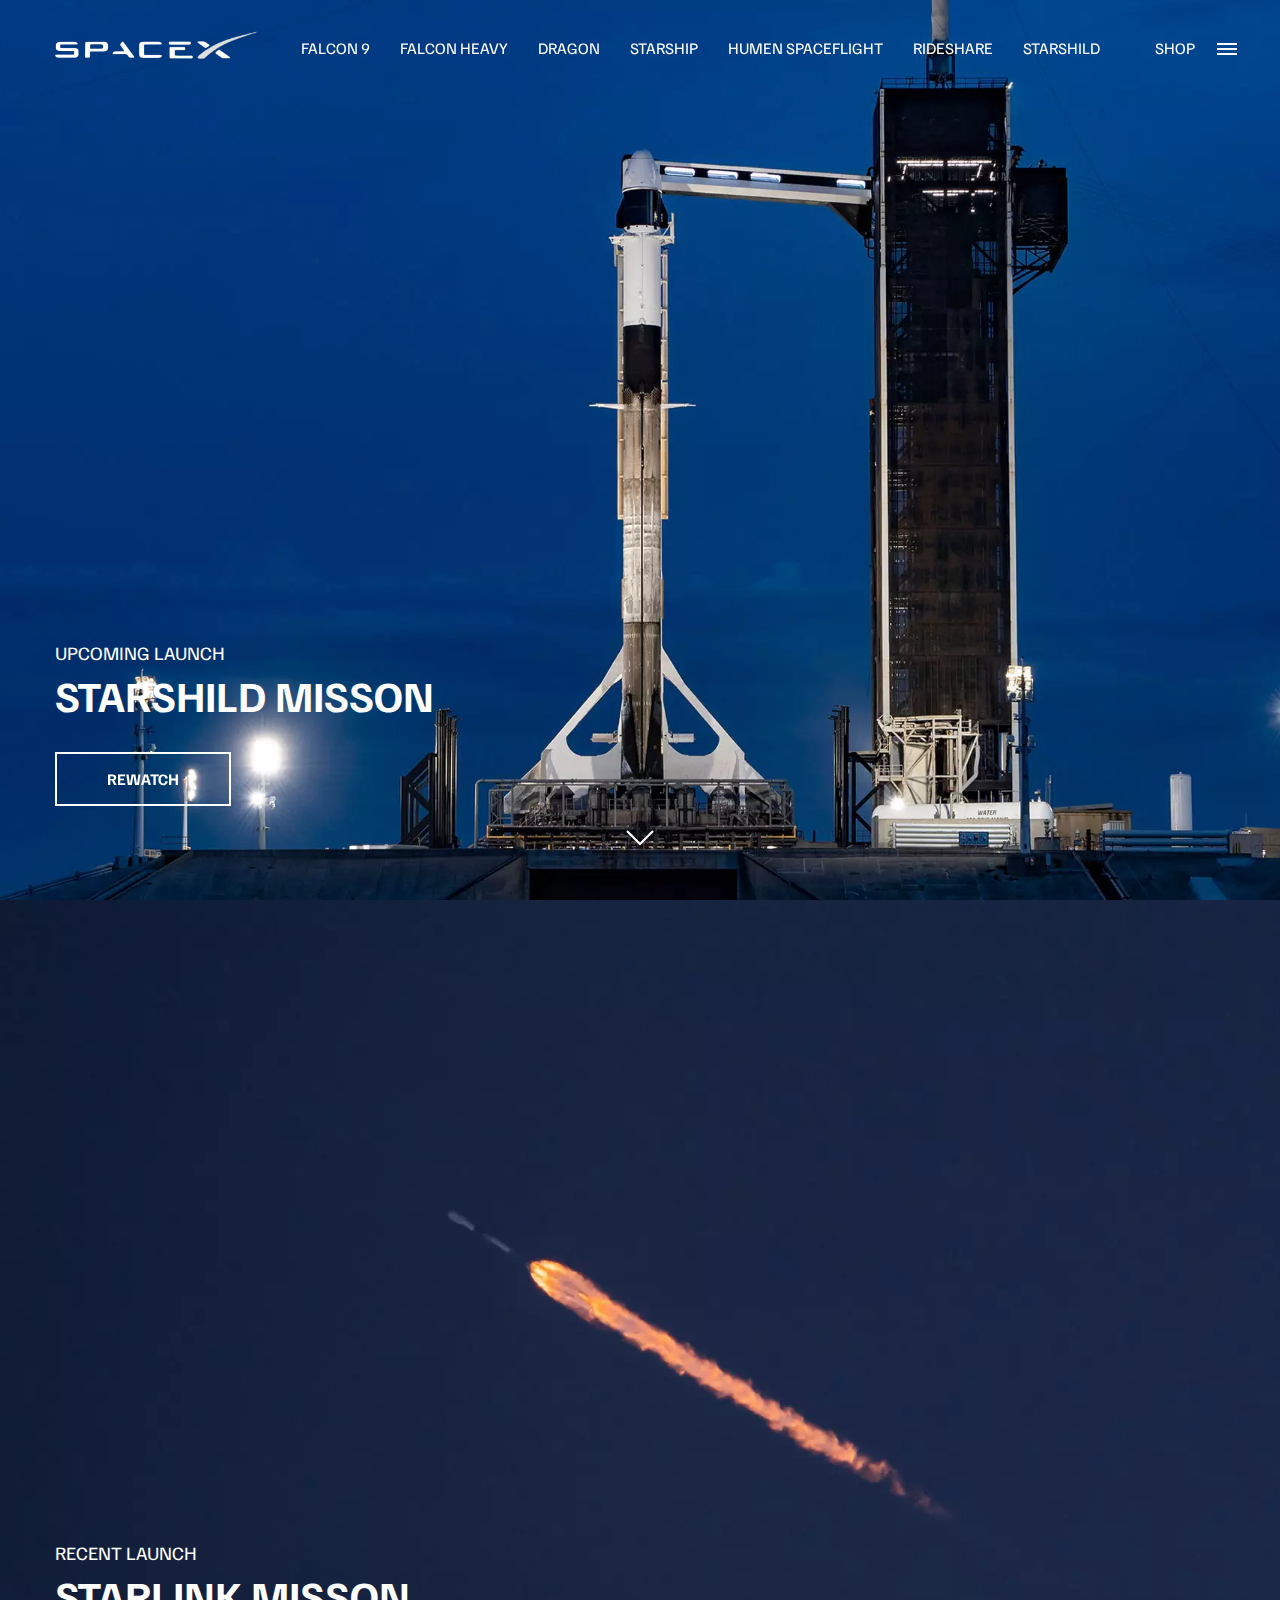
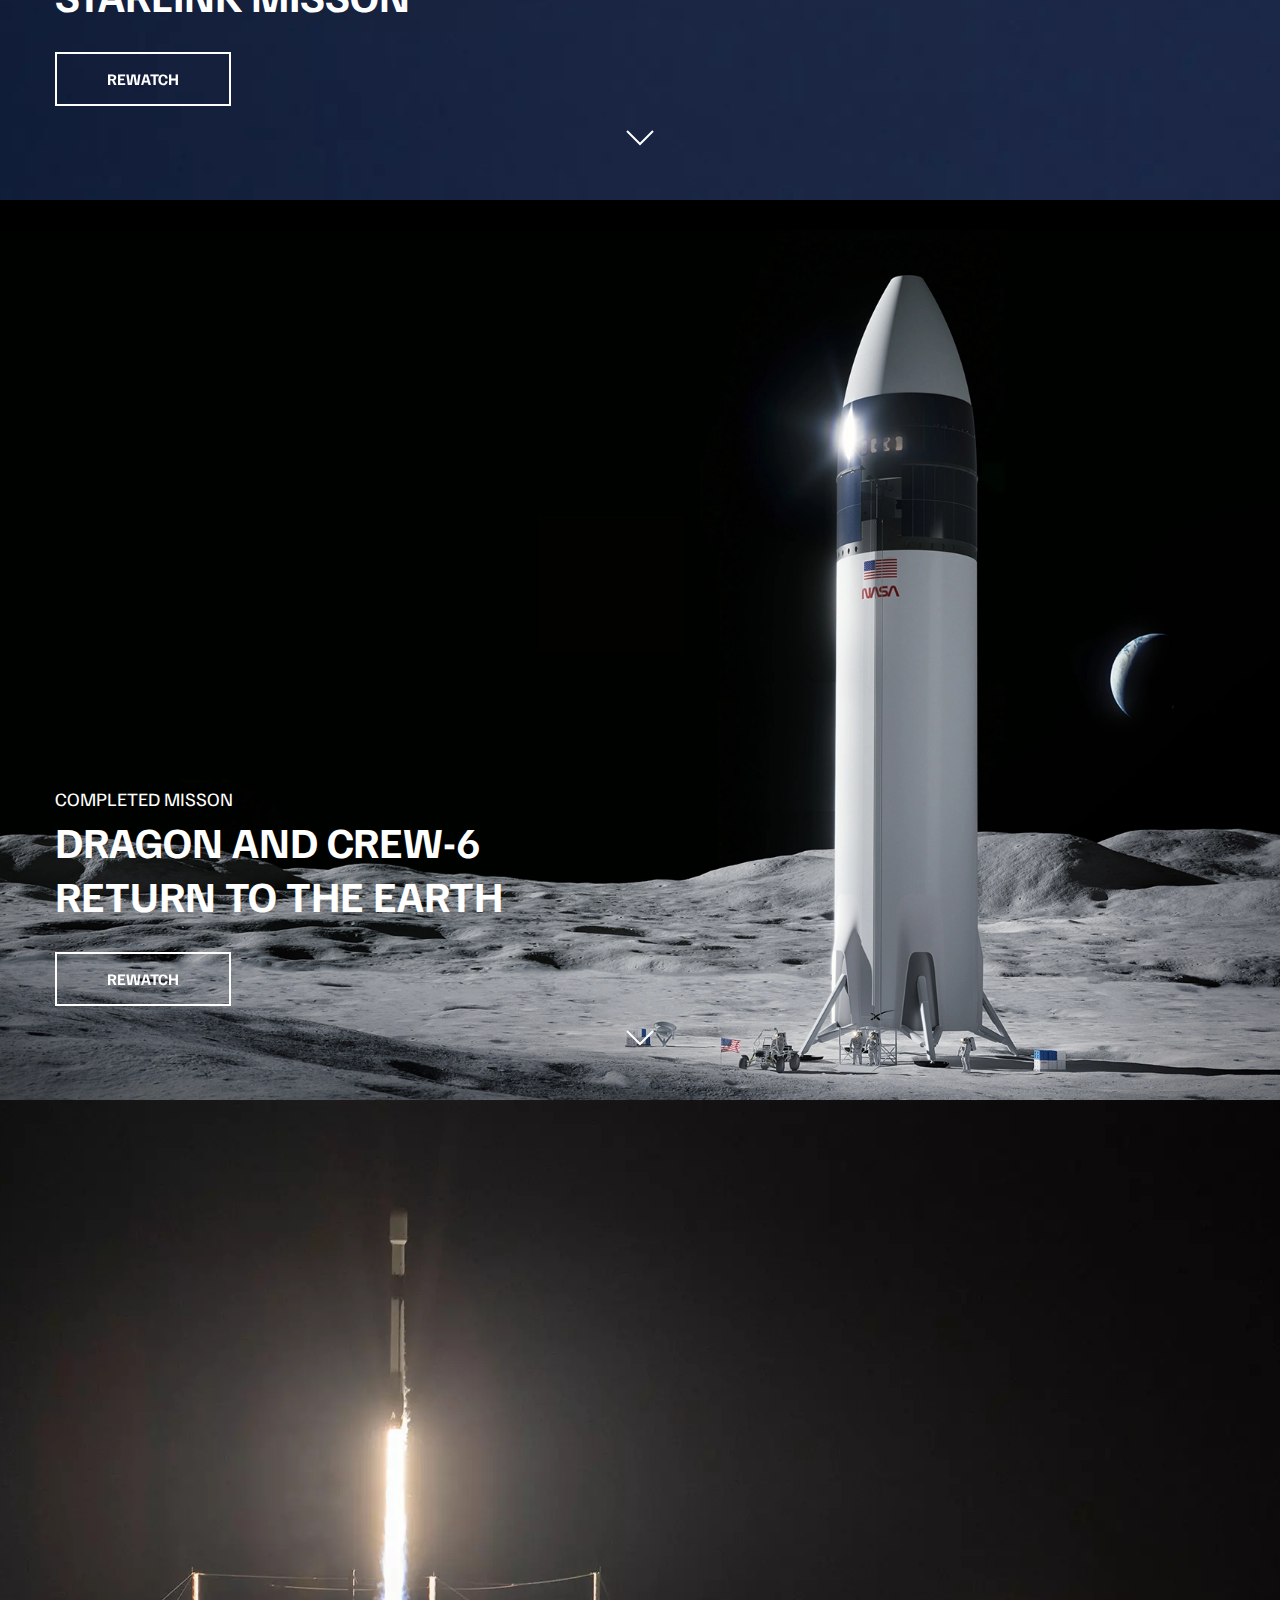
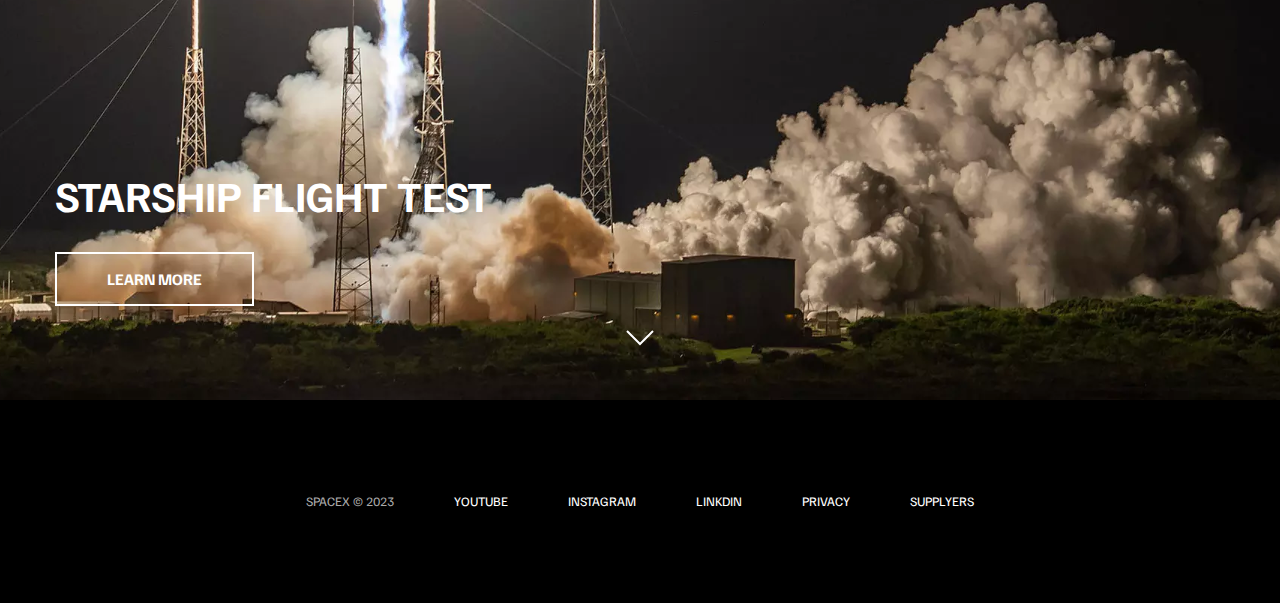
<file: main/index.html>
<!DOCTYPE html>
<html lang="en">
<head>
    <meta charset="UTF-8">
    <meta name="viewport" content="width=device-width, initial-scale=1.0">
    <link rel="shortcut icon" href="/img/spaceX.png">
    <link rel="stylesheet" href="style.css">
    <link rel="stylesheet" href="/innerPages/falcon9.css">
    <link rel="stylesheet" href="/innerPages/falconHeavy.html">
    <link rel="stylesheet" href="/innerPages/dragon.html">
    <link rel="stylesheet" href="/innerPages/strship.html">
    <title>SpaceX</title>
</head>
<body>
  <div id="overlay">
    <div id="mobile-menu" class="mobile-main-menu">
      <ul>
        <li><a href="#">Misson</a></li>
        <li><a href="#">Launches</a></li>
        <li><a href="#">Careers</a></li>
        <li><a href="#">Updates</a></li>
        <li><a href="#">Shop</a></li>

        <!-- //only for mobile items -->
        <li class="mobile-only"><a  href="/innerPages/falcon9.html">FALCON 9</a></li>
        <li class="mobile-only" ><a href="/innerPages/falconHeavy.html">FALCON HEAVY</a></li>
        <li class="mobile-only" ><a href="/innerPages/dragon.html">DRAGON</a></li>
        <li class="mobile-only"><a href="/innerPages/strship.html">STARSHIP</a></li>
        <li class="mobile-only"><a  href="#">HUMEN SPACEFLIGHT</a></li>
        <li class="mobile-only"><a  href="#">RIDESHARE</a></li>
        <li class="mobile-only"><a href="#">STARSHILD</a></li>
        
    
      </ul>
    </div>
  </div>




    <header class="main-header">
<div class="logo">
    <a href="index.html">
        <img src="/img/logo.png" alt="SpaceX">
    </a>
</div>
<nav class="desktop-main-menu">
    <ul>
        <li><a href="/innerPages/falcon9.html">FALCON 9</a></li>
        <li><a href="/innerPages/falconHeavy.html">FALCON HEAVY</a></li>
        <li><a href="/innerPages/dragon.html">DRAGON</a></li>
        <li><a href="/innerPages/strship.html">STARSHIP</a></li>
        <li><a href="#">HUMEN SPACEFLIGHT</a></li>
        <li><a href="#">RIDESHARE</a></li>
        <li><a href="#">STARSHILD</a></li>
        <li><a href="#" id="shop-in">SHOP</a></li>
    </ul>
</nav>
    </header>
<!-- Hamburgar menu -->
<button id="menu-btn" class="hamburger" type="button">
  <span class="hamburger-top"></span>
  <span class="hamburger-middle"></span>
  <span class="hamburger-bottom"></span>
</button>
    

    <!-- SECTION -A  -->
    <section class="section-a">
        <div class="section-inner">
            <h4>upcoming launch</h4>
            <h1>starshild Misson</h1>
            <a href="#" class="btn">
                <div class="hover"></div>
                    <span>Rewatch</span>
            </a>
        </div>

        <div class="scroll-arrow">
            <svg width="30px" height="20px">
              <path
                stroke="#ffffff"
                fill="none"
                stroke-width="2px"
                d="M2.000,5.000 L15.000,18.000 L28.000,5.000 "
              ></path>
            </svg>

          </div>
        </div>
    </section>


     <!-- SECTION -B  -->
     <section class="section-b">
        <div class="section-inner">
            <h4>recent launch</h4>
            <h1>starlink Misson</h1>
            <a href="#" class="btn">
                <div class="hover"></div>
                    <span>Rewatch</span>
            </a>
        </div>

        <div class="scroll-arrow">
            <svg width="30px" height="20px">
              <path
                stroke="#ffffff"
                fill="none"
                stroke-width="2px"
                d="M2.000,5.000 L15.000,18.000 L28.000,5.000 "
              ></path>
            </svg>
            
          </div>
        </div>
    </section>


     <!-- SECTION -C  -->
     <section class="section-c">
        <div class="section-inner">
            <h4>completed Misson</h4>
            <h1>dragon and crew-6 return to the earth</h1>
            <a href="#" class="btn">
                <div class="hover"></div>
                    <span>Rewatch</span>
            </a>
        </div>

        <div class="scroll-arrow">
            <svg width="30px" height="20px">
              <path
                stroke="#ffffff"
                fill="none"
                stroke-width="2px"
                d="M2.000,5.000 L15.000,18.000 L28.000,5.000 "
              ></path>
            </svg>
            
          </div>
        </div>
    </section>


 <!-- SECTION -D -->
 <section class="section-d">
    <div class="section-inner">
        
        <h1>starship flight test</h1>
        <a href="#" class="btn">
            <div class="hover"></div>
                <span>learn more</span>
        </a>
    </div>

    <div class="scroll-arrow">
        <svg width="30px" height="20px">
          <path
            stroke="#ffffff"
            fill="none"
            stroke-width="2px"
            d="M2.000,5.000 L15.000,18.000 L28.000,5.000 "
          ></path>
        </svg>
        
      </div>
    </div>
</section>


<footer>
  <ul>
    <li>SpaceX &copy; 2023</li>
    <li><a href="#">youtube</a></li>
    <li><a href="#">instagram</a></li>
    <li><a href="#">linkdin</a></li>
    <li><a href="#">privacy</a></li>
    <li><a href="#">supplyers</a></li>
  </ul>
</footer>

    <script src="script.js"></script>
</body>
</html>
</file>
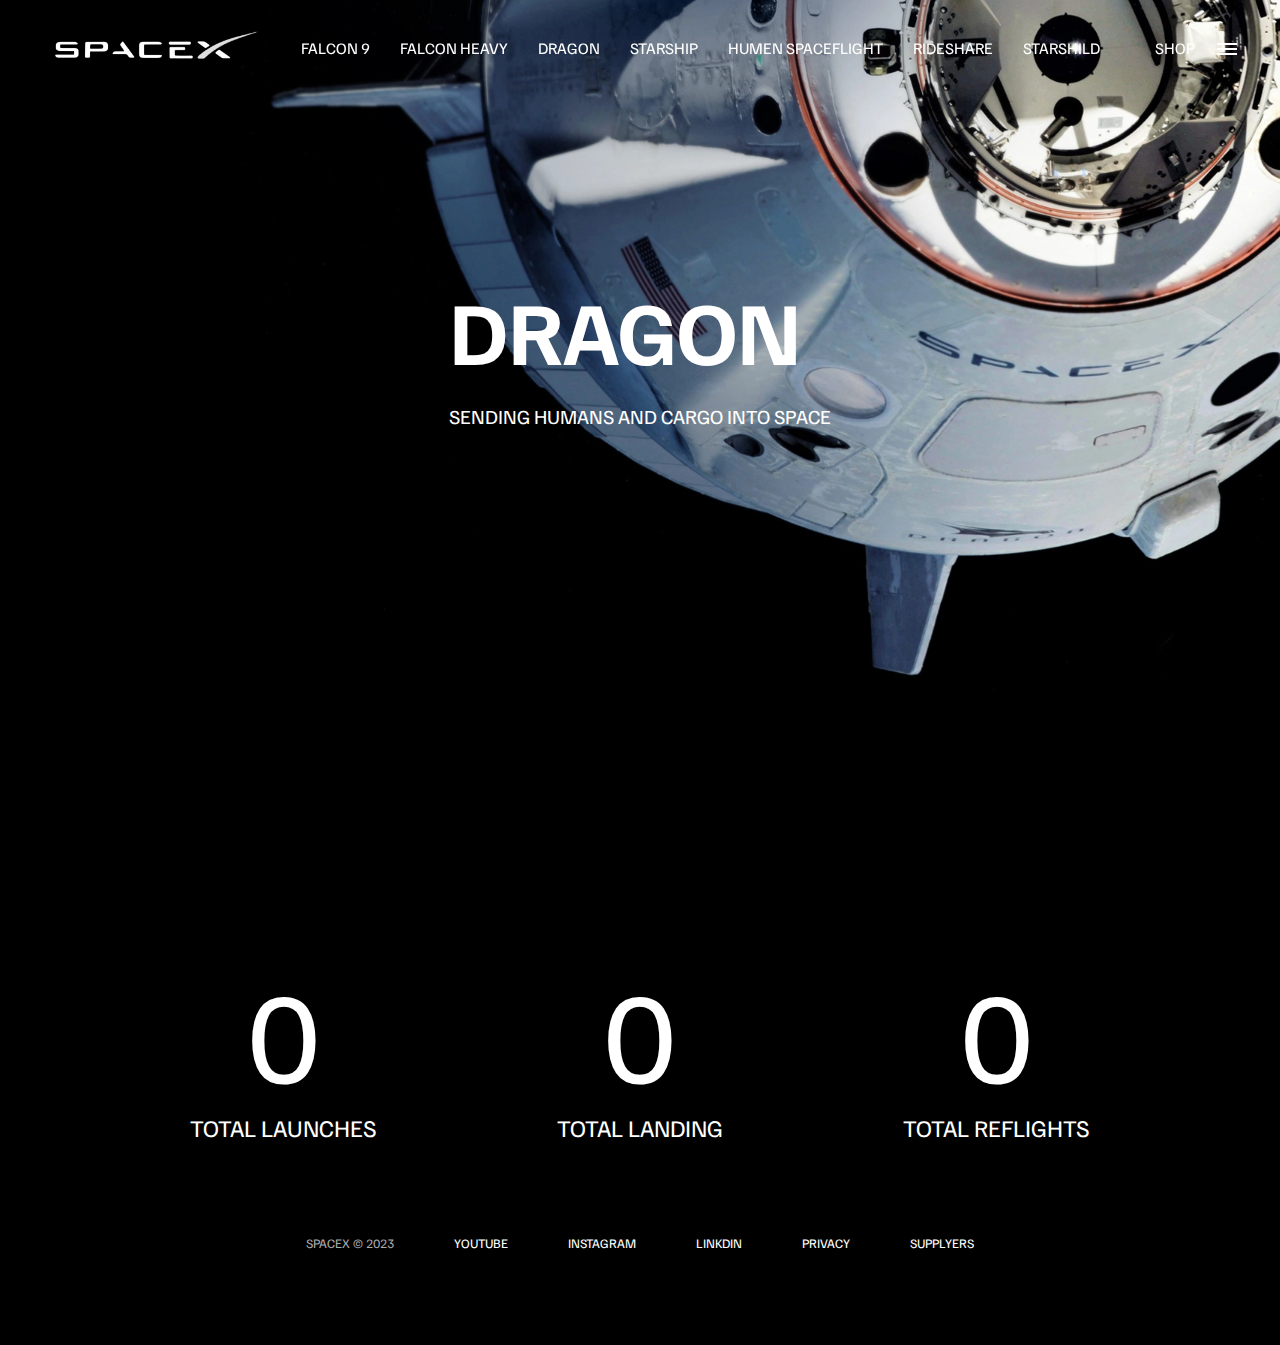
<file: innerPages/dragon.html>
<!DOCTYPE html>
<html lang="en">
<head>
    <meta charset="UTF-8">
    <meta name="viewport" content="width=device-width, initial-scale=1.0">
    <link rel="shortcut icon" href="/img/spaceX.png">
    <link rel="stylesheet" href="/main/style.css">
    <link rel="stylesheet" href="falcon9.css">
    
    <title>SpaceX - falcon heavy</title>
</head>
<body>
  <div id="overlay">
    <div id="mobile-menu" class="mobile-main-menu">
      <ul>
        <li><a href="#">Misson</a></li>
        <li><a href="#">Launches</a></li>
        <li><a href="#">Careers</a></li>
        <li><a href="#">Updates</a></li>
        <li><a href="#">Shop</a></li>

        <!-- //only for mobile items -->
        <li class="mobile-only"><a  href="falcon9.html">FALCON 9</a></li>
        <li class="mobile-only" ><a href="falconHeavy.html">FALCON HEAVY</a></li>
        <li class="mobile-only" ><a href="dragon.html">DRAGON</a></li>
        <li class="mobile-only"><a href="strship.html">STARSHIP</a></li>
        <li class="mobile-only"><a  href="#">HUMEN SPACEFLIGHT</a></li>
        <li class="mobile-only"><a  href="#">RIDESHARE</a></li>
        <li class="mobile-only"><a href="#">STARSHILD</a></li>
        
    
      </ul>
    </div>
  </div>




    <header class="main-header">
<div class="logo">
    <a href="index.html">
        <img src="/img/logo.png" alt="SpaceX">
    </a>
</div>
<nav class="desktop-main-menu">
    <ul>
        <li><a href="falcon9.html">FALCON 9</a></li>
        <li><a href="falconHeavy.html">FALCON HEAVY</a></li>
        <li><a href="dragon.html">DRAGON</a></li>
        <li><a href="strship.html">STARSHIP</a></li>
        <li><a href="#">HUMEN SPACEFLIGHT</a></li>
        <li><a href="#">RIDESHARE</a></li>
        <li><a href="#">STARSHILD</a></li>
        <li><a href="#" id="shop-in">SHOP</a></li>
    </ul>
</nav>
    </header>
<!-- Hamburgar menu -->
<button id="menu-btn" class="hamburger" type="button">
  <span class="hamburger-top"></span>
  <span class="hamburger-middle"></span>
  <span class="hamburger-bottom"></span>
</button>
    
<section class="selaction-animate bg-dragon"></section>
   <div class="selection-inner-center">
    <h3>dragon</h3>
    <p>Sending Humans and Cargo Into Space</p>
   </div>


   <div class="starts">
    <div>
        <span class="counter" deta-target="40">0</span>
        <h4>total launches</h4>
    </div>
    <div>
        <span class="counter" deta-target="38">0</span>
        <h4>total landing</h4>
    </div>
    <div>
        <span class="counter" deta-target="20">0</span>
        <h4>Total reflights</h4>
    </div>
   </div>

<footer>
  <ul>
    <li>SpaceX &copy; 2023</li>
    <li><a href="#">youtube</a></li>
    <li><a href="#">instagram</a></li>
    <li><a href="#">linkdin</a></li>
    <li><a href="#">privacy</a></li>
    <li><a href="#">supplyers</a></li>
  </ul>
</footer>

    <script src="/main/script.js"></script>
</body>
</html>
</file>
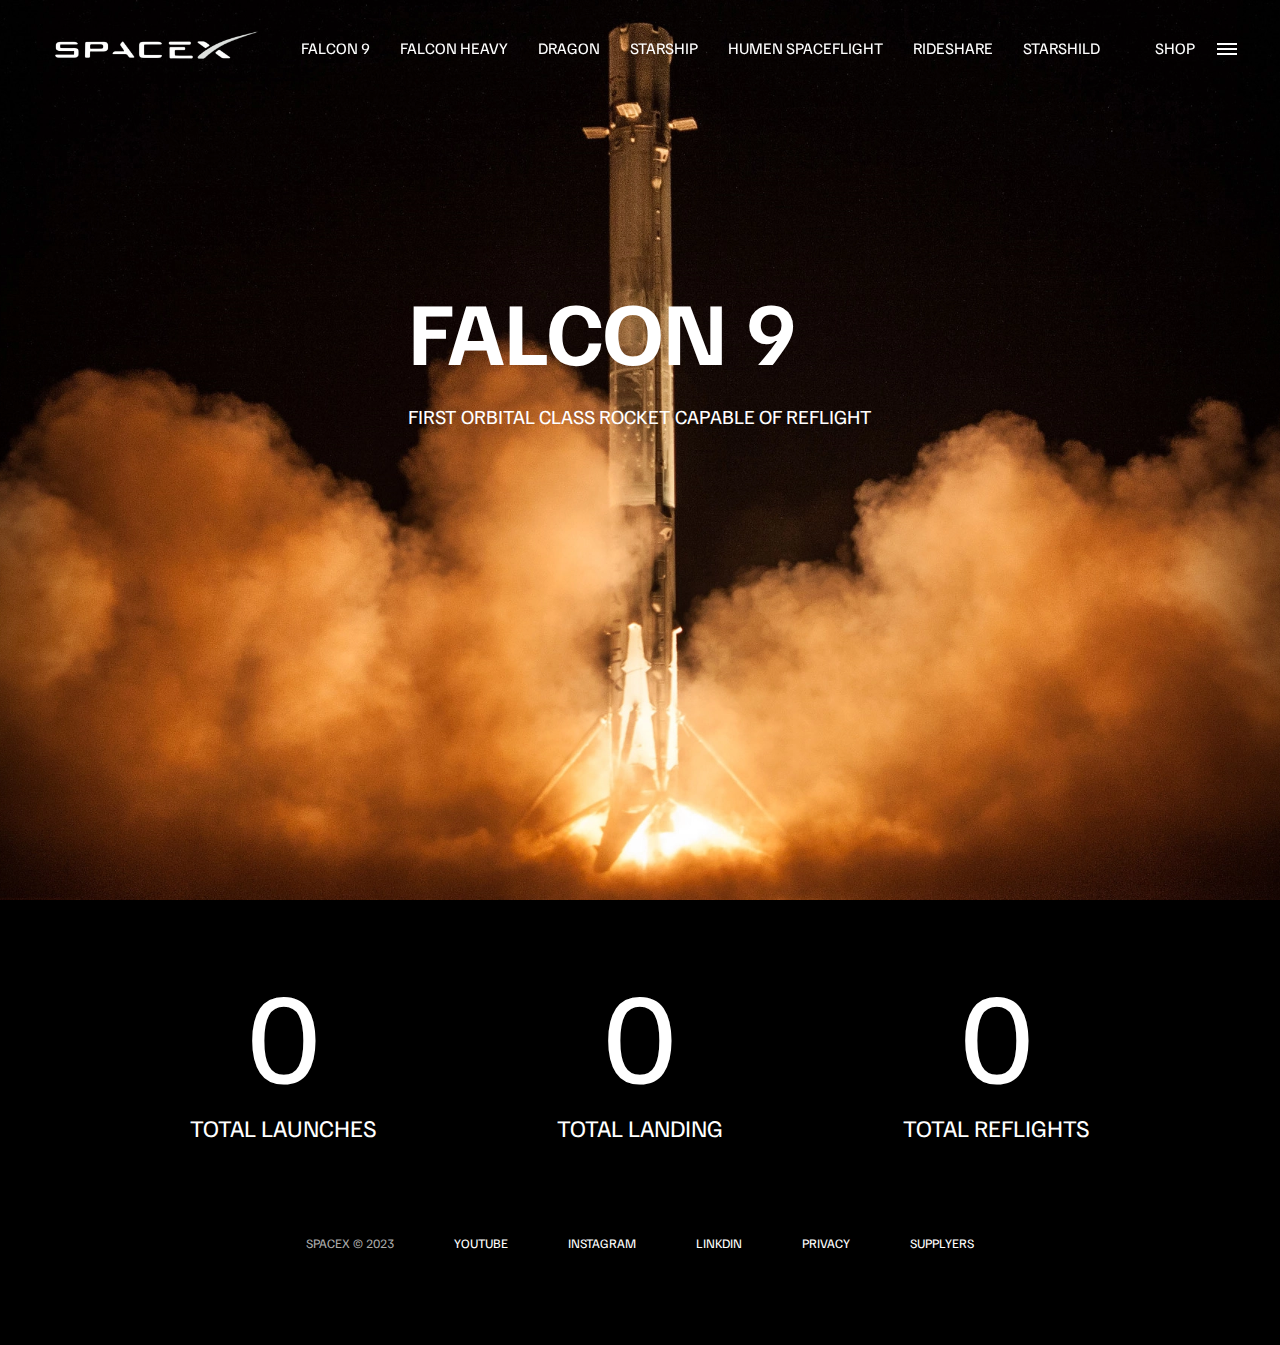
<file: innerPages/falcon9.html>
<!DOCTYPE html>
<html lang="en">
<head>
    <meta charset="UTF-8">
    <meta name="viewport" content="width=device-width, initial-scale=1.0">
    <link rel="shortcut icon" href="/img/spaceX.png">
    <link rel="stylesheet" href="/main/style.css">
    <link rel="stylesheet" href="falcon9.css">
    <title>SpaceX - falcon 9</title>
</head>
<body>
  <div id="overlay">
    <div id="mobile-menu" class="mobile-main-menu">
      <ul>
        <li><a href="#">Misson</a></li>
        <li><a href="#">Launches</a></li>
        <li><a href="#">Careers</a></li>
        <li><a href="#">Updates</a></li>
        <li><a href="#">Shop</a></li>

        <!-- //only for mobile items -->
        <li class="mobile-only"><a  href="falcon9.html">FALCON 9</a></li>
        <li class="mobile-only" ><a href="falconHeavy.html">FALCON HEAVY</a></li>
        <li class="mobile-only" ><a href="dragon.html">DRAGON</a></li>
        <li class="mobile-only"><a href="strship.html">STARSHIP</a></li>
        <li class="mobile-only"><a  href="#">HUMEN SPACEFLIGHT</a></li>
        <li class="mobile-only"><a  href="#">RIDESHARE</a></li>
        <li class="mobile-only"><a href="#">STARSHILD</a></li>
        
    
      </ul>
    </div>
  </div>




    <header class="main-header">
<div class="logo">
    <a href="index.html">
        <img src="/img/logo.png" alt="SpaceX">
    </a>
</div>
<nav class="desktop-main-menu">
    <ul>
        <li><a href="falcon9.html">FALCON 9</a></li>
        <li><a href="falconHeavy.html">FALCON HEAVY</a></li>
        <li><a href="dragon.html">DRAGON</a></li>
        <li><a href="strship.html">STARSHIP</a></li>
        <li><a href="#">HUMEN SPACEFLIGHT</a></li>
        <li><a href="#">RIDESHARE</a></li>
        <li><a href="#">STARSHILD</a></li>
        <li><a href="#" id="shop-in">SHOP</a></li>
    </ul>
</nav>
    </header>
<!-- Hamburgar menu -->
<button id="menu-btn" class="hamburger" type="button">
  <span class="hamburger-top"></span>
  <span class="hamburger-middle"></span>
  <span class="hamburger-bottom"></span>
</button>
    
<section class="selaction-animate bg-falcon-9"></section>
   <div class="selection-inner-center">
    <h3>falcon 9</h3>
    <p>FIRST ORBITAL CLASS ROCKET CAPABLE OF REFLIGHT</p>
   </div>


   <div class="starts">
    <div>
        <span class="counter" deta-target="256">0</span>
        <h4>total launches</h4>
    </div>
    <div>
        <span class="counter" deta-target="214">0</span>
        <h4>total landing</h4>
    </div>
    <div>
        <span class="counter" deta-target="189">0</span>
        <h4>Total reflights</h4>
    </div>
   </div>

<footer>
  <ul>
    <li>SpaceX &copy; 2023</li>
    <li><a href="#">youtube</a></li>
    <li><a href="#">instagram</a></li>
    <li><a href="#">linkdin</a></li>
    <li><a href="#">privacy</a></li>
    <li><a href="#">supplyers</a></li>
  </ul>
</footer>

    <script src="/main/script.js"></script>
</body>
</html>
</file>
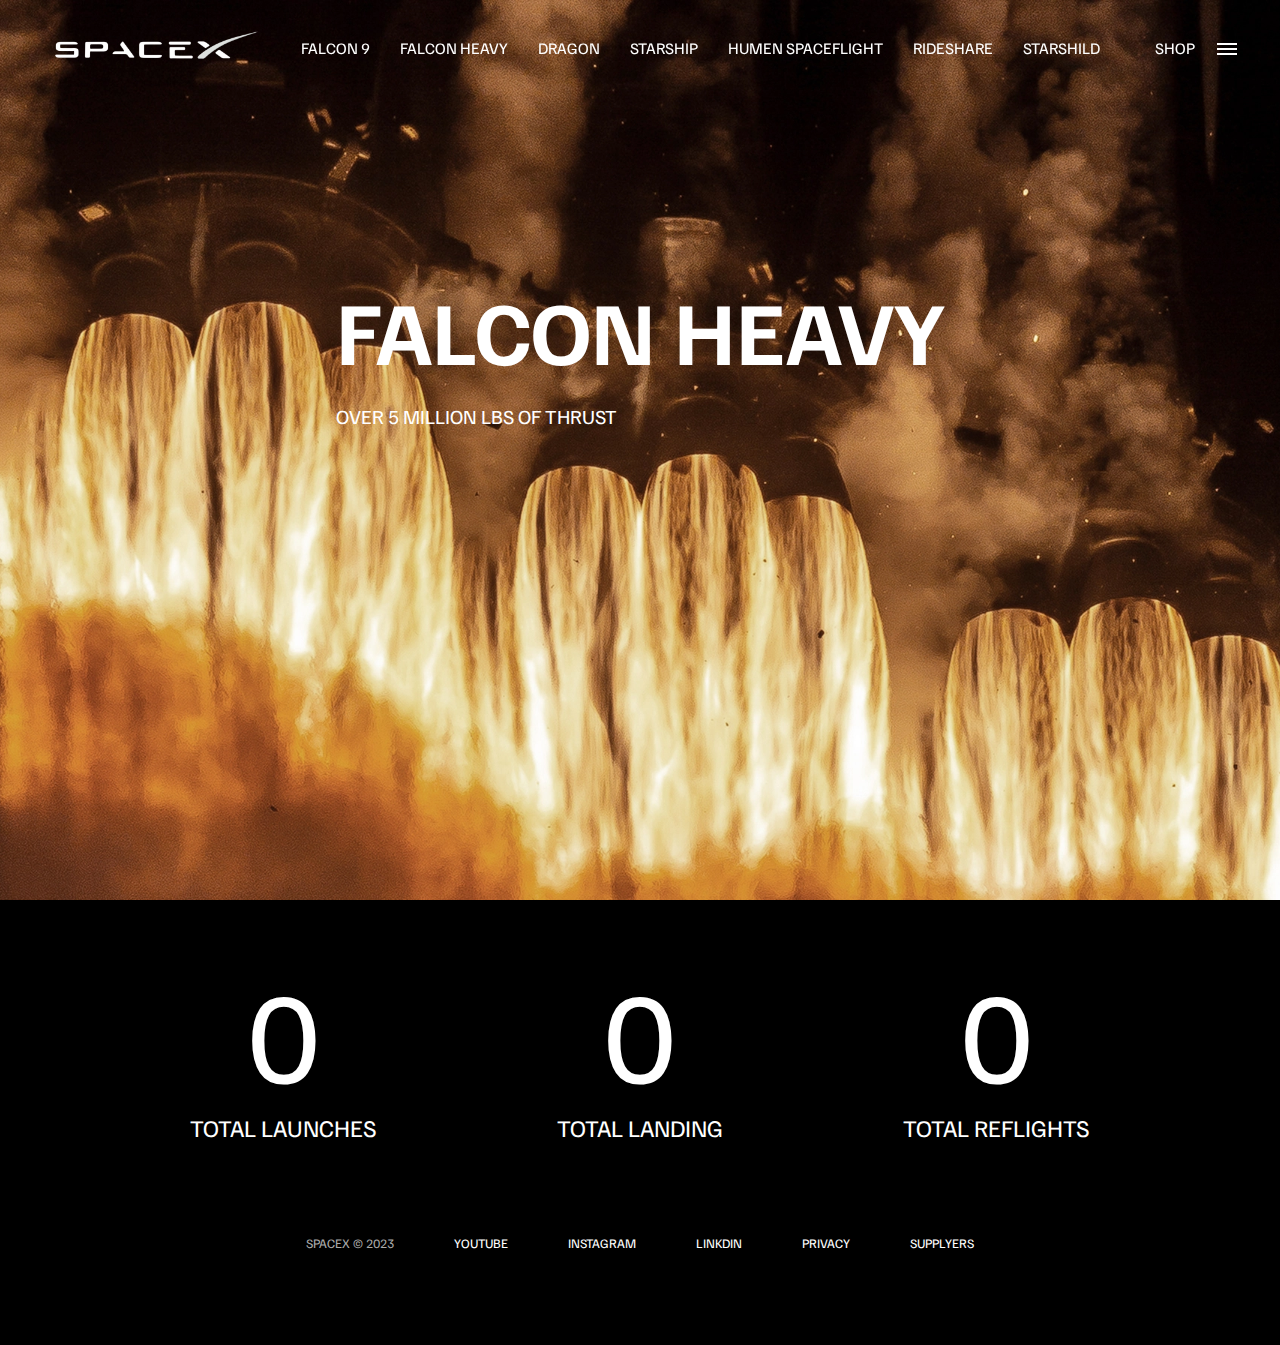
<file: innerPages/falconHeavy.html>
<!DOCTYPE html>
<html lang="en">
<head>
    <meta charset="UTF-8">
    <meta name="viewport" content="width=device-width, initial-scale=1.0">
    <link rel="shortcut icon" href="/img/spaceX.png">
    <link rel="stylesheet" href="/main/style.css">
    <link rel="stylesheet" href="falcon9.css">
    
    <title>SpaceX - falcon heavy</title>
</head>
<body>
  <div id="overlay">
    <div id="mobile-menu" class="mobile-main-menu">
      <ul>
        <li><a href="#">Misson</a></li>
        <li><a href="#">Launches</a></li>
        <li><a href="#">Careers</a></li>
        <li><a href="#">Updates</a></li>
        <li><a href="#">Shop</a></li>

        <!-- //only for mobile items -->
        <li class="mobile-only"><a  href="falcon9.html">FALCON 9</a></li>
        <li class="mobile-only" ><a href="falconHeavy.html">FALCON HEAVY</a></li>
        <li class="mobile-only" ><a href="dragon.html">DRAGON</a></li>
        <li class="mobile-only"><a href="strship.html">STARSHIP</a></li>
        <li class="mobile-only"><a  href="#">HUMEN SPACEFLIGHT</a></li>
        <li class="mobile-only"><a  href="#">RIDESHARE</a></li>
        <li class="mobile-only"><a href="#">STARSHILD</a></li>
        
    
      </ul>
    </div>
  </div>




    <header class="main-header">
<div class="logo">
    <a href="index.html">
        <img src="/img/logo.png" alt="SpaceX">
    </a>
</div>
<nav class="desktop-main-menu">
    <ul>
        <li><a href="falcon9.html">FALCON 9</a></li>
        <li><a href="falconHeavy.html">FALCON HEAVY</a></li>
        <li><a href="dragon.html">DRAGON</a></li>
        <li><a href="strship.html">STARSHIP</a></li>
        <li><a href="#">HUMEN SPACEFLIGHT</a></li>
        <li><a href="#">RIDESHARE</a></li>
        <li><a href="#">STARSHILD</a></li>
        <li><a href="#" id="shop-in">SHOP</a></li>
    </ul>
</nav>
    </header>
<!-- Hamburgar menu -->
<button id="menu-btn" class="hamburger" type="button">
  <span class="hamburger-top"></span>
  <span class="hamburger-middle"></span>
  <span class="hamburger-bottom"></span>
</button>
    
<section class="selaction-animate bg-falconHeavy"></section>
   <div class="selection-inner-center">
    <h3>falcon heavy</h3>
    <p>Over 5 Million Lbs of Thrust</p>
   </div>


   <div class="starts">
    <div>
        <span class="counter" deta-target="7">0</span>
        <h4>total launches</h4>
    </div>
    <div>
        <span class="counter" deta-target="13">0</span>
        <h4>total landing</h4>
    </div>
    <div>
        <span class="counter" deta-target="10">0</span>
        <h4>Total reflights</h4>
    </div>
   </div>

<footer>
  <ul>
    <li>SpaceX &copy; 2023</li>
    <li><a href="#">youtube</a></li>
    <li><a href="#">instagram</a></li>
    <li><a href="#">linkdin</a></li>
    <li><a href="#">privacy</a></li>
    <li><a href="#">supplyers</a></li>
  </ul>
</footer>

    <script src="/main/script.js"></script>
</body>
</html>
</file>
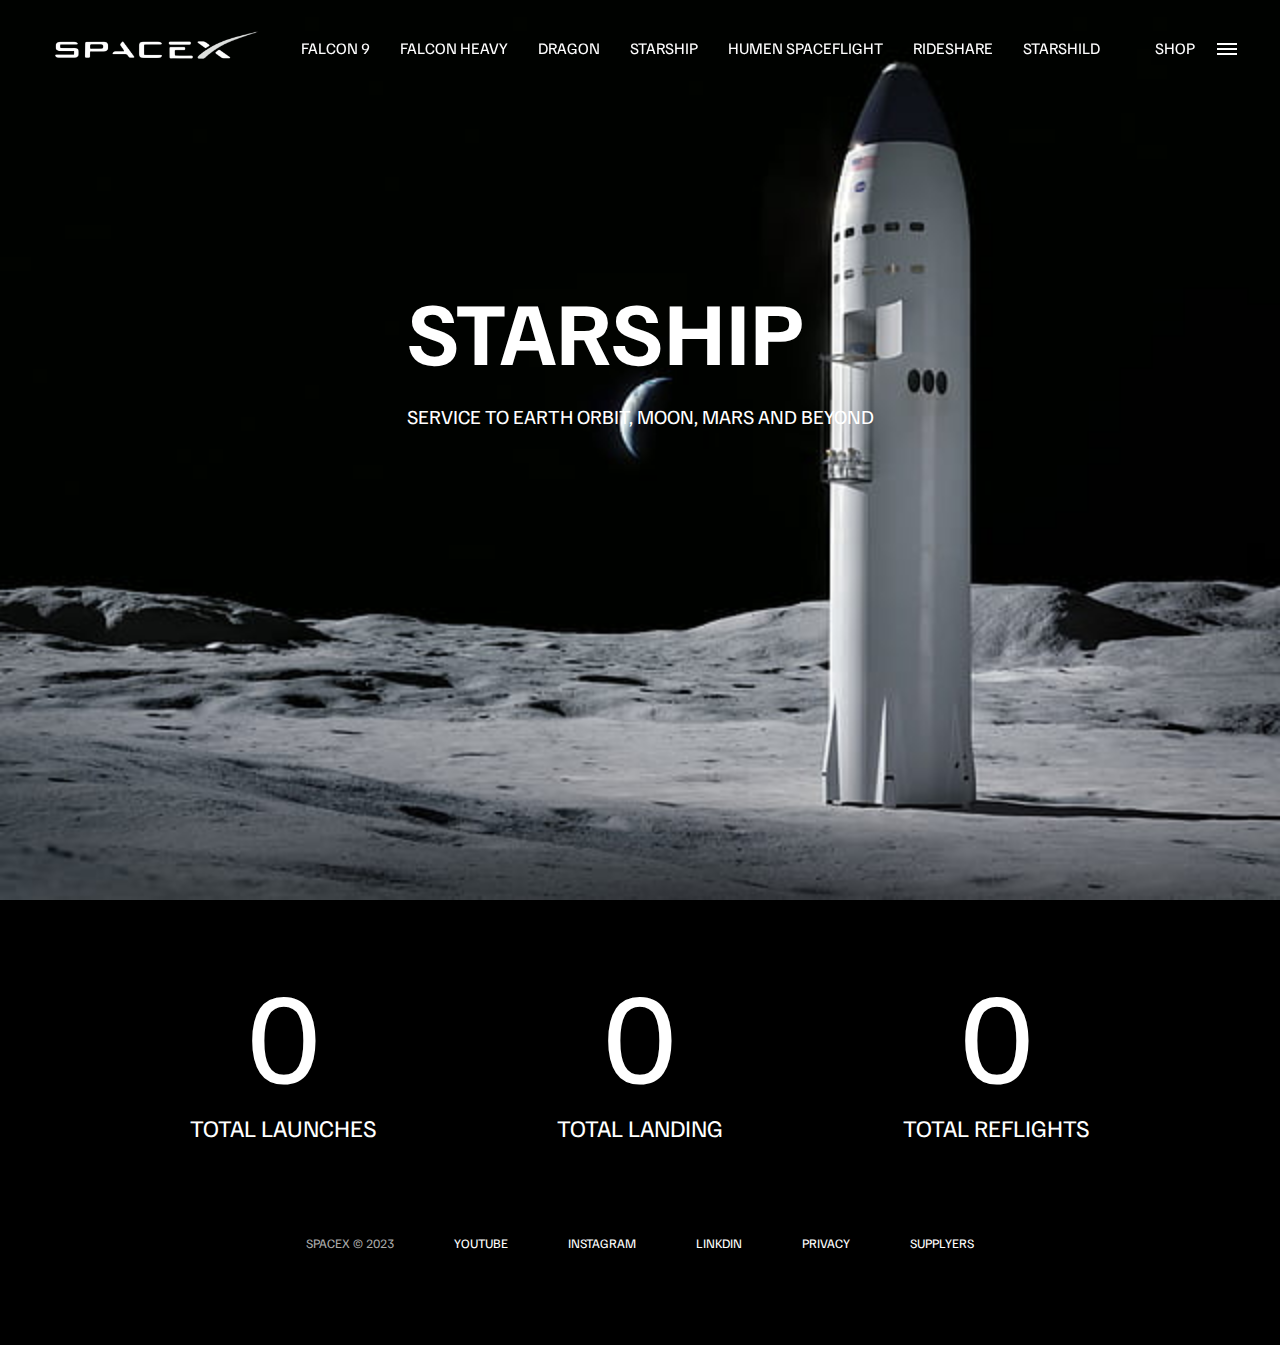
<file: innerPages/strship.html>
<!DOCTYPE html>
<html lang="en">
<head>
    <meta charset="UTF-8">
    <meta name="viewport" content="width=device-width, initial-scale=1.0">
    <link rel="shortcut icon" href="/img/spaceX.png">
    <link rel="stylesheet" href="/main/style.css">
    <link rel="stylesheet" href="falcon9.css">
    
    <title>SpaceX - falcon heavy</title>
</head>
<body>
  <div id="overlay">
    <div id="mobile-menu" class="mobile-main-menu">
      <ul>
        <li><a href="#">Misson</a></li>
        <li><a href="#">Launches</a></li>
        <li><a href="#">Careers</a></li>
        <li><a href="#">Updates</a></li>
        <li><a href="#">Shop</a></li>

        <!-- //only for mobile items -->
        <li class="mobile-only"><a  href="falcon9.html">FALCON 9</a></li>
        <li class="mobile-only" ><a href="falconHeavy.html">FALCON HEAVY</a></li>
        <li class="mobile-only" ><a href="dragon.html">DRAGON</a></li>
        <li class="mobile-only"><a href="strship.html">STARSHIP</a></li>
        <li class="mobile-only"><a  href="#">HUMEN SPACEFLIGHT</a></li>
        <li class="mobile-only"><a  href="#">RIDESHARE</a></li>
        <li class="mobile-only"><a href="#">STARSHILD</a></li>
        
    
      </ul>
    </div>
  </div>




    <header class="main-header">
<div class="logo">
    <a href="index.html">
        <img src="/img/logo.png" alt="SpaceX">
    </a>
</div>
<nav class="desktop-main-menu">
    <ul>
        <li><a href="falcon9.html">FALCON 9</a></li>
        <li><a href="falconHeavy.html">FALCON HEAVY</a></li>
        <li><a href="dragon.html">DRAGON</a></li>
        <li><a href="strship.html">STARSHIP</a></li>
        <li><a href="#">HUMEN SPACEFLIGHT</a></li>
        <li><a href="#">RIDESHARE</a></li>
        <li><a href="#">STARSHILD</a></li>
        <li><a href="#" id="shop-in">SHOP</a></li>
    </ul>
</nav>
    </header>
<!-- Hamburgar menu -->
<button id="menu-btn" class="hamburger" type="button">
  <span class="hamburger-top"></span>
  <span class="hamburger-middle"></span>
  <span class="hamburger-bottom"></span>
</button>
    
<section class="selaction-animate bg-starship"></section>
   <div class="selection-inner-center">
    <h3>starship</h3>
    <p>Service to Earth Orbit, Moon, Mars and Beyond</p>
   </div>


   <div class="starts">
    <div>
        <span class="counter" deta-target="7">0</span>
        <h4>total launches</h4>
    </div>
    <div>
        <span class="counter" deta-target="13">0</span>
        <h4>total landing</h4>
    </div>
    <div>
        <span class="counter" deta-target="10">0</span>
        <h4>Total reflights</h4>
    </div>
   </div>

<footer>
  <ul>
    <li>SpaceX &copy; 2023</li>
    <li><a href="#">youtube</a></li>
    <li><a href="#">instagram</a></li>
    <li><a href="#">linkdin</a></li>
    <li><a href="#">privacy</a></li>
    <li><a href="#">supplyers</a></li>
  </ul>
</footer>

    <script src="/main/script.js"></script>
</body>
</html>
</file>
<file: main/style.css>
@import url('https://fonts.googleapis.com/css2?family=Familjen+Grotesk:wght@400;600;700&display=swap');

  *,*::before,*::after {
   padding: 0;
   margin: 0;
   box-sizing: border-box;
  }
  body{
    font-family: 'Familjen Grotesk', sans-serif;
    background-color: black;
    color: white;
}
a{
  color: white;
  text-decoration: none;
}
ul{
    list-style: none;
}

/* HEADER NAVBAR */
.main-header{
    position: fixed;
    top: 0%;
    left: 0;
    display: flex;
    justify-content: space-between;
    align-items: center;
    width: 100%;
    z-index:2;
    text-transform:uppercase;
    height: 100px;
    padding: 0 30px;

}
#shop-in{
    position: relative;
    left: 25px;
}
/* logo */
.logo{
    width: 210px;
    height: auto;
    margin-left: 25px;
}
.logo img{
    display: block;
   width: 100%;
   height: auto;
}

/* Desktop menu */
.desktop-main-menu{
    margin-right: 50px;

}
.desktop-main-menu ul{
    display: flex;
}
.desktop-main-menu ul li{
    position: relative;
    margin-bottom: 4px;
    margin-right: 30px;
    
}

/* menu items border bottom */
.desktop-main-menu ul li a::after{
    content: "";
    position: absolute;
    bottom: 0;
    left: 0;
    width: 100%;
    height: 1px;
    background-color: white;
    transform: scaleX(0);
    transition: transform 0.6s cubic-bezier(0.19, 1, 0.22, 1);
    transform-origin: right center ;

}
.desktop-main-menu ul li a:hover::after{
    transform: scaleX(1);
    transform-origin: left center ;
    transition-duration: 0.4s;

}


/* section */
section{
    height: 100vh;
    background-position: center center;
    background-repeat:no-repeat;
    background-size: cover;
    position: relative;
    text-transform: uppercase;
}
.section-inner{
    position: absolute;
    bottom: 90px;
    left: 55px;
    max-width: 510px;
}
.section-inner h4{
    font-size: 19px;
    margin-bottom: 4px;
    font-weight: 200;
    animation: fadeInUp 0.5s ease-in-out;
}
.section-inner h1{
    font-size: 43px;
    font-weight: 700;
    margin-bottom: 20px;
    animation: fadeInUp 0.5s ease-in-out 0.2s;
    animation-fill-mode: both;
    /* stop from start the animation */
}
.section-inner a{
    animation: fadeInUp 0.5s ease-in-out 0.4s;
    animation-fill-mode: both;
    /* stop from start the animation */
}
/* background Images */
.section-a{
    background-image:url('../img/section-a.webp');
}
.section-b{
    background-image:url('../img/section-b.webp');
}
.section-c{
    background-image:url('../img/section-c.webp');
}
.section-d{
    background-image:url('../img/section-d.webp');
}

.btn{
    position: relative;
    display: inline-block;
    cursor: pointer;
    text-align: center;
    min-width: 130px;
    padding: 15px 50px;
    margin-top: 10px;
    border: 2px solid white;
    text-transform: uppercase;
    font-weight: bold;
    overflow: hidden;
    z-index: 2;
   
}
 
.btn:hover span{
    color: black;
}
.btn .hover{
    position: absolute;
    top: 0;
    left: 0;
    width: 100%;
    height: 100%;
    background-color: white;
    color: black;
    z-index: -1;
    transform:translateY(100%);
    transition: transform 0.6s cubic-bezier(0.19, 1, 0.22, 1);
}

.btn:hover .hover{
    transform: translate(0);
}

.scroll-arrow{
    position: absolute;
    bottom: 50px;
    left: 50%;
    transform: translateX(-50%);
    animation: fadeBounce 4s infinite;
}

/* FOOTER */

footer{
    position: relative;
    padding: 55px 0;
}
footer ul{
    display: flex;
    justify-content: center;
    flex-wrap: wrap;
    font-size: 13px;
    line-height: 2.5;

}
footer ul li{
    margin: 30px;
    color: #aaa;
    text-transform: uppercase;
}
footer ul li a:hover{
    color: gray;
}



/* Hamburger Menu */
.hamburger {
    position: fixed;
    top: 43px;
    right: 43px;
    z-index: 10;
    cursor: pointer;
    width: 20px;
    height: 20px;
    background: none;
    border: none;
  }
  
  .hamburger-top,
  .hamburger-middle,
  .hamburger-bottom {
    position: absolute;
    width: 20px;
    height: 2px;
    top: 0;
    left: 0;
    background: #fff;
    transition: all 0.5s;
  }
  
  .hamburger-middle {
    transform: translateY(5px);
  }
  
  .hamburger-bottom {
    transform: translateY(10px);
  }


  /* overlay-show */
   .overlay-show{
    position: fixed;
    top: 0;
    left:0;
    width: 100%;
    height: 100%;
    background-color:rgba(0,0,0,0.5);
    z-index: 3;
   }

/* transition hamburger when its open */
.open{
    transform: rotate(90deg);
}
.open .hamburger-top{
    transform: rotate(45deg) translateY(6px) translateX(6px);
}
.open .hamburger-middle{
    display: none;

}
.open .hamburger-bottom{
    transform: rotate(-45deg) translateY(6px) translateX(-6px);
}

/* mainly of the screen when hamburger click so */
.scroll-stop{
    overflow: hidden;
}


/* for mobile only click after hamburger */
.mobile-only{
    display: none;
    
}

/* mobile-menu */
.mobile-main-menu{
    position:fixed;
    top: 0;
    right:0;
    width: 350px;
    height: 100%;
    display: flex;
    align-items: center;
    justify-content: center;
    z-index:10;
    background-color: black;
    transform: translateX(100%);
    transition: transform 1s cubic-bezier(0.19, 1, 0.22, 1);
}
/* bring menu back by js and then tansition is again zero */
.show-menu{
    transform: translateX(0);
    z-index: 10;
}
.mobile-main-menu ul{
    display: flex;
    flex-direction: column;
    align-items: end;
    justify-content: center;
    width: 100%;
    padding-left: 50px;
    padding-right: 50px;
    position:fixed;
    top: 100px;

}

.mobile-main-menu ul li{
    margin-bottom: 20px;
    font-size: 18px;
    text-transform: uppercase;
    border-bottom: 1px solid rgb(76, 76, 76);
    width: 100%;
    text-align: right;
    padding-bottom: 8px;

}
.mobile-main-menu ul li a{
  color: white;
}

.mobile-main-menu ul li a:hover{
    color: #aaa;
}


/* Animations */
@keyframes fadeInUp{
    0%{
    opacity: 0;
    transform: translateY(140px);
    }
    100%{
     opacity: 1;
     transform: translate(0);
    }
}
@keyframes fadeBounce {
    0%,
    20%,
    50%,
    80%,
    100%{
        opacity: 0;
        transform: translateY(-20px);
    }
    40%{
        opacity: 1;
        transform: translateY(0);
    }
    
}


/* Medea quris */
@media (max-width: 960px){
    /* hide desktop menu */
    .desktop-main-menu{
        display: none;

    }
    /* show mobile-only */
    .mobile-only{
        display:block;
    }
    

}
@media (max-width:600px){

    .section-inner{
        bottom: 75px;
        left: 20px;
    }
    .section-inner h2{
        font-size:30px ;
    }

    footer ul li:first-child{
        position: absolute;
        top: 30px;
        left: 50%;
        transform: translate(-50%,-50%);
    }

    footer ul li {
        margin-right: 10px;
    }

    .logo{
        width: 150px;
        margin: auto;
    }
}
</file>
<file: innerPages/falcon9.css>
@import url('https://fonts.googleapis.com/css2?family=Familjen+Grotesk:wght@400;600;700&display=swap');
.bg-falcon-9{
    background-image: url("../img/falcon-9.webp");
    animation: fadeIn 2s ease-in-out;
}

.bg-falconHeavy{
    background-image:url("../img/falcon-heavy.webp");
    animation: fadeIn 2s ease-in-out;
}
.bg-dragon{
    background-image: url("../img/dragon.webp");
    animation: fadeIn 2s ease-in-out;
}
.bg-starship{
    background-image: url("../img/starship.jpg");
}
.selection-inner-center{
    position: absolute;
    top: 40%;
    left: 50%;
    transform: translate(-50%,-50%);
    text-transform: uppercase;
}
.selection-inner-center h3{
    font-size: 90px;
    padding-bottom: 18px;
    animation: fadeInUp 0.5s ease-in-out;
    animation-fill-mode: both;
}

.selection-inner-center p{
    font-size: 20px;
    padding-bottom: 18px;
    animation: fadeInUp 0.5s ease-in-out 0.2s;
    animation-fill-mode: both;
}

/* start rocket counting */
.starts{
    display: flex;
    align-items: center;
    justify-content: space-around;
    text-transform: uppercase;
    text-align: center;
    margin-left: 100px;
    margin-right: 100px;
    margin-top: 50px;
    
}
.starts div span{
    font-size: 130px;
    font-weight:100;
}
.starts div h4 {
   font-size: 24px;
   font-weight: 300;
   animation: fadeInUp 0.5s ease-in-out 0.2s;
}
@keyframes fadeIn {
    0%{
     opacity: 0;
    }
    100%{
        opacity: 1;

    }
    
}

@keyframes fadeInUp{
    0%{
    opacity: 0;
    transform: translateY(140px);
    }
    100%{
     opacity: 1;
     transform: translate(0);
    }
}


@media (max-width: 960px){
    .selection-inner-center h3{
        font-size: 70px;
    }
    .selection-inner-center p {
        font-size: 12px;
    }
    .starts div span{
        font-size: 80px;
        width: 136px;
       
    }
    .starts div h4 {
        font-size: 16px;
        font-weight:100;
        width: 136px;
     }

     .starts div{
        margin: 20px;
     } 

}

@media (max-width:600px){
    .selection-inner-center h3{
        font-size: 40px;
    }

    .selection-inner-center p {
        font-size: 7px;
    }
    .starts div span{
        font-size: 40px;
        width: 70px;
       
    }
    .starts div h4 {
        font-size: 7px;
        font-weight:100;
        width: 68px;
     }

     .starts div{
        margin: 15px;
     } 
    
}
</file>
